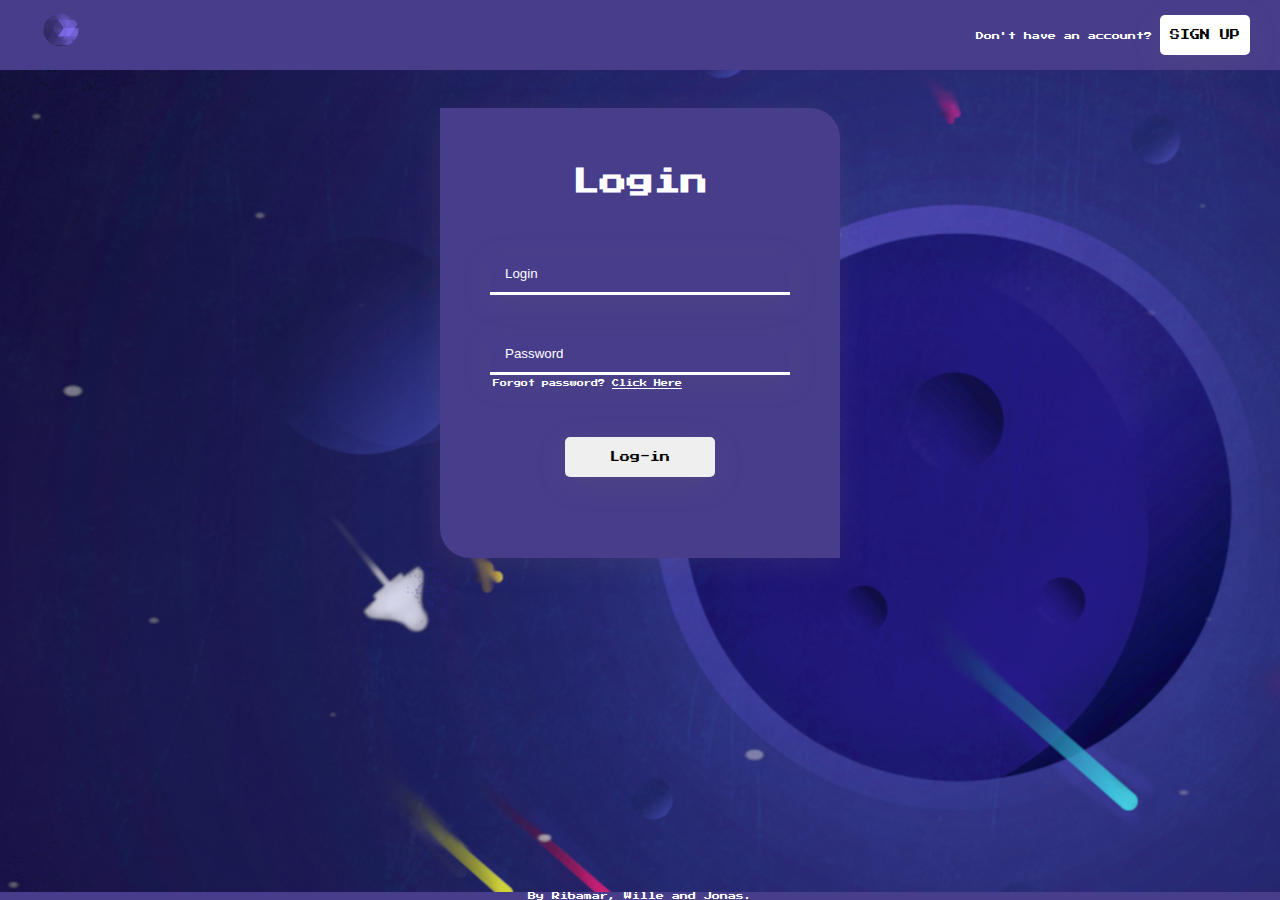
<file: index.html>
<!DOCTYPE html>
<html>
<head>
    <meta charset='utf-8'>
    <meta http-equiv='X-UA-Compatible' content='IE=edge'>
    <title>Login</title>
    <meta name='viewport' content='width=device-width, initial-scale=1'>
    <meta name="author" content="Ribamar, Jonas And Wille.">
    <link rel='stylesheet' type='text/css' href='src/css/style.css'>
    <link rel='stylesheet' type='text/css' href='src/css/reset.css'>
    <link rel='stylesheet' type='text/css' href='src/css/responsivo.css'>
    <link rel="preconnect" href="https://fonts.googleapis.com">
<link rel="preconnect" href="https://fonts.gstatic.com" crossorigin>
<link href="https://fonts.googleapis.com/css2?family=Press+Start+2P&display=swap" rel="stylesheet">
</head>
<body>
    <header class="cabecalho">
        <div class="todoselementos">
        <img class="" src="src/img/logo.png">
    <div class="elementos">
<label class="pergunta" for="cadastrar">Don't have an account? </label><a class="link" href="src/index.html"><button class="cadastrar">SIGN UP</button></a>
    </div>
    </div>
    </header>
<div class="center-screen">
<form>
<div class="login-word">
<h2>Login</h2>
</div>
<div>
<input type="text" title="Username" placeholder="Login" class="id"> 
</div>
<div>
<input type="password" title="Did you forget your password!? dumb lol" placeholder="Password" class="pass"> 
</div>
<div class="aviso">Forgot password? <a class="click" href="">Click Here</a> </div>
<div>
<input type="submit" value="Log-in" class="enviar">
</div>
</form>
</div>
<footer>By Ribamar, Wille and Jonas.</footer>
</body>
</html>
</file>
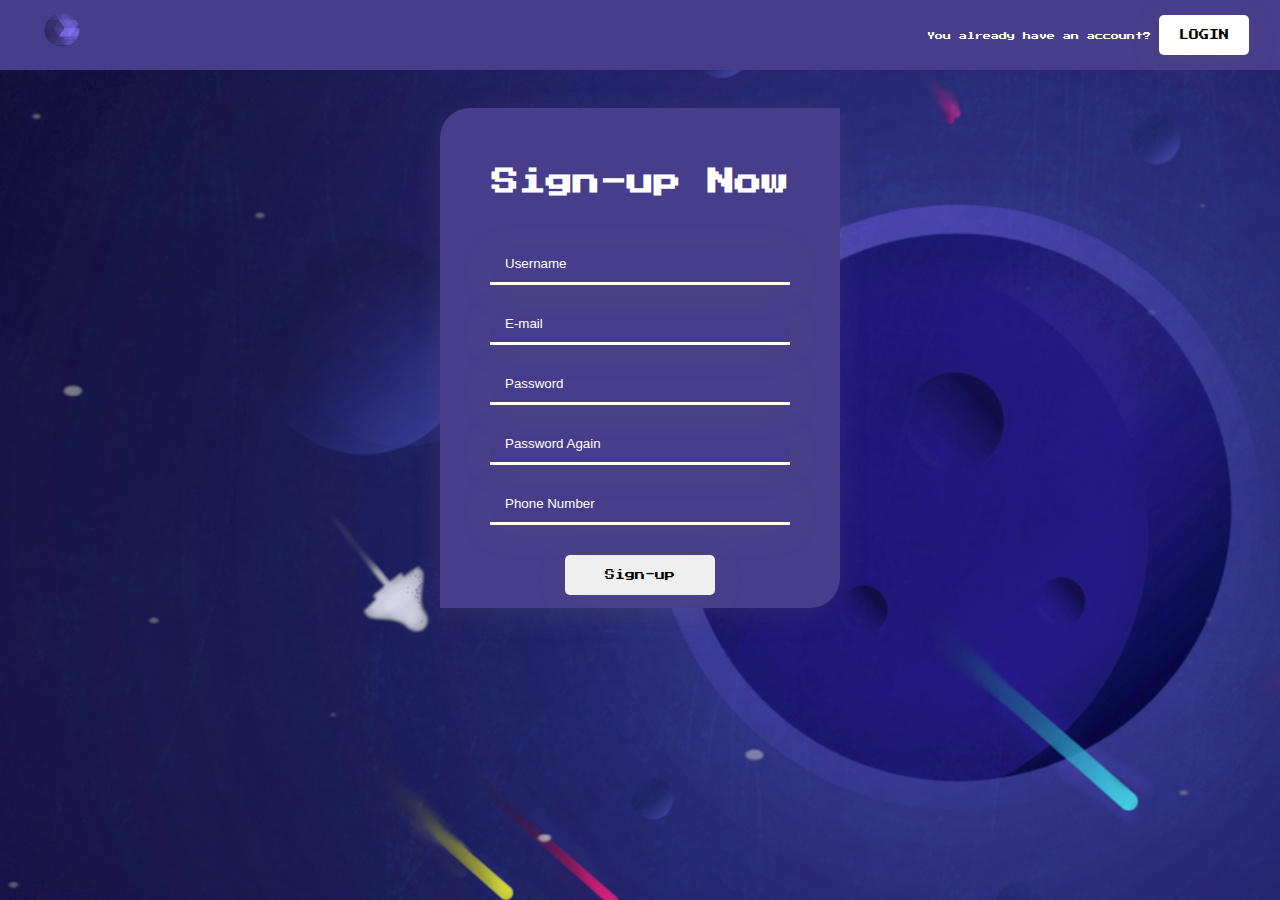
<file: src/index.html>
<!DOCTYPE html>
<html>
<head>
    <meta charset='utf-8'>
    <meta http-equiv='X-UA-Compatible' content='IE=edge'>
    <title>Sign Up</title>
    <meta name='viewport' content='width=device-width, initial-scale=1'>
    <link rel='stylesheet' type='text/css' href="css/style2.css">
    <link rel='stylesheet' type='text/css' href='css/reset.css'>
    <link rel='stylesheet' type='text/css' href='css/responsivo.css'>
    <link rel="preconnect" href="https://fonts.googleapis.com">
    <link rel="preconnect" href="https://fonts.gstatic.com" crossorigin>
    <link href="https://fonts.googleapis.com/css2?family=Press+Start+2P&display=swap" rel="stylesheet">
</head>
<body>
    <header class="cabecalho">
        <div class="todoselementos">
        <img src="img/logo.png">
        <div class="elementos">
    <label class="pergunta" for="cadastrar">You already have an account? </label><a class="link" href="../index.html"><button class="cadastrar">LOGIN</button></a>
        </div>
    </div>
        </header>
    <div class="center-screen">
    <form>
    <div class="login-word">
    <h2>Sign-up Now</h2>
    </div>
    <div>
    <input type="text" required title="this will be your login" placeholder="Username" class="id"> 
    </div>
    <div>
        <input type="email" required title="check your mailbox after sign" placeholder="E-mail" class="email"> 
    </div>
    <div>
    <input type="password" required title="don't forget your password" placeholder="Password" class="pass"> 
    </div>
    <div>
        <input type="password" required title="enter the corresponding password" placeholder="Password Again" class="passA"> 
        </div>
    <div>
        <div>
            <input type="tel" title="your phone number" placeholder="Phone Number" class="PN"> 
        </div>
    <input type="submit" value="Sign-up" class="enviar">
    </div>
    </form>
    </div>
</body>
</html>
</file>
<file: src/css/style.css>
body{
    font-family: 'Press Start 2P', cursive;
    font-size: 18px;
    color: white;
    background-image: url(../img/fundo.png);
    width: 100%;
    min-width:600px;
    max-width:2000px;
}
.cabecalho{
background-color: #483D8B;
height: 70px;
justify-content: center;
margin: auto;
align-items: center;
gap: 15px;
}
.cadastrar{
  border-style: none;
  border-radius: 5px;
  width: 90px;
  height: 40px; 
  margin-top: 10px; 
  text-decoration: none;
  cursor: pointer;
  background-color: white;
  box-shadow: rgba(100, 100, 111, 0.2) 0px 7px 29px 0px;
  transition: background-color 0.5s ease-in-out;
  text-decoration: none;
    font-family: 'Press Start 2P', cursive;
    font-size: 10px;
    color: black;
}
.cadastrar:hover{
    background-color: #836FFF;
}
.elementos{
padding-left: 885px;
}
.center-screen{
    margin-left: 90px;
    border-top-right-radius: 30px;
    border-bottom-left-radius: 30px;
    display: flex;
    justify-content: center;
    background-color: #483D8B;
    height: 450px;
    width: 400px;
    margin: auto;
    margin-top: 3%;
    box-shadow: rgba(100, 100, 111, 0.2) 0px 7px 29px 0px;
}
.login-word{
    text-align: center;
    margin-top: 60px;
    margin-bottom: 60px;
}
.id{
    margin: auto;
    margin-bottom: 40px;
    height: 40px;
    width: 300px;
    border-width: 0px;
    border-bottom-color: white;
    border-top-right-radius: 5px;
    border-top-left-radius: 5px;
    border-style: none;
    border-bottom: solid;
    background-color: transparent;
    transition: background-color 0.5s ease-in-out;
    box-shadow: rgba(100, 100, 111, 0.2) 0px 7px 29px 0px;
    color: white;
    padding-left: 10px;
}
.id:hover{
    background-color: #836FFF;
}
.id::placeholder{
    color: white;
    padding-left: 5px;
}
.pass{
    margin: auto;
    margin-bottom: 5px;
    height: 40px;
    width: 300px;
    border-width: 0px;
    border-bottom-color: white;
    border-top-right-radius: 5px;
    border-top-left-radius: 5px;
    border-style: none;
    border-bottom: solid;
    background-color: transparent;
    transition: background-color 0.5s ease-in-out;
    box-shadow: rgba(100, 100, 111, 0.2) 0px 7px 29px 0px;
    color: white;
    padding-left: 10px;
}
.pass:hover{
    background-color: #836FFF;
}
.pass::placeholder{
    color: white;
    padding-left: 5px;
}
.enviar{
    align-items: center;
    display: flex;
    justify-content: center;
    margin: auto;
    width: 150px;
    height: 40px;
    border-radius: 5px;
    border-color: transparent;
    transition: background-color 0.4s ease-in-out;
    box-shadow: rgba(100, 100, 111, 0.2) 0px 7px 29px 0px;
    font-family: 'Press Start 2P', cursive;
    font-size: 10px;
}
.enviar:hover{
    background-color: #836FFF;
}
.aviso{
    margin-bottom: 50px;
    font-size: 7px;
    padding-left: 3px;
}
.pergunta{
    font-size: 8px;
}
.click{
    color: white;
}
footer{
    text-align: center;
    bottom: 0;
    width: 100%;
    font-size: 8px;
    background-color: #483D8B;
    position: absolute;
}
img{
    width: 60px;
    height: 60px;
}
.todoselementos{
    align-items: center;
    justify-content: center;
    display: flex;
}
textarea:focus, input:focus {
    box-shadow: 0 0 0 0;
    outline: 0;
}
</file>
<file: src/css/responsivo.css>
@media (max-width: 900px){
.center-screen{
    padding: 0 15px;
    gap: 10px;
}
.cabecalho{
    max-width: 100%;
    
}
.todoselementos{
    max-width: 100%;
}
footer{
    max-width: 100%;
}
@viewport{
    zoom: 1.0;
    width: extend-to-zoom;
}
}
</file>
<file: src/css/style2.css>
body{
    font-family: 'Press Start 2P', cursive;
    font-size: 18px;
    background-image: url(../img/fundo.png);
    color: white;
    width: 100%;
    min-width:600px;
    max-width:2000px;
}
.cabecalho{
    background-color: #483D8B;
    height: 70px;
    justify-content: center;
    margin: auto;
    align-items: center;
    gap: 15px;

    }
    .cadastrar{
      border-style: none;
      border-radius: 5px;
      width: 90px;
      height: 40px; 
      margin-top: 10px; 
      text-decoration: none;
      cursor: pointer;
      background-color: white;
      box-shadow: rgba(100, 100, 111, 0.2) 0px 7px 29px 0px;
      text-decoration: none;
        font-family: 'Press Start 2P', cursive;
        font-size: 10px;
        color: black;
    }
    .cadastrar:hover{
        background-color: #836FFF;
    }
    .elementos{
    padding-left: 835px;
    }
    .center-screen{
        margin-left: 90px;
        border-top-left-radius: 30px;
        border-bottom-right-radius: 30px;
        display: flex;
        justify-content: center;
        background-color: #483D8B;
        height: 500px;
        width: 400px;
        margin: auto;
        margin-top: 3%;
        box-shadow: rgba(100, 100, 111, 0.2) 0px 7px 29px 0px;
    }
    .login-word{
        text-align: center;
        margin-top: 60px;
        margin-bottom: 50px;
    }
    .id{
        margin: auto;
        margin-bottom: 20px;
        height: 40px;
        width: 300px;
        border-width: 0px;
        border-bottom-color: white;
        border-top-right-radius: 5px;
        border-top-left-radius: 5px;
        border-style: none;
        border-bottom: solid;
        background-color: transparent;
        transition: background-color 0.5s ease-in-out;
        box-shadow: rgba(100, 100, 111, 0.2) 0px 7px 29px 0px;
        color: white;
    padding-left: 10px;
    }
    .email{
        margin: auto;
        margin-bottom: 20px;
        height: 40px;
        width: 300px;
        border-width: 0px;
        border-bottom-color: white;
        border-top-right-radius: 5px;
        border-top-left-radius: 5px;
        border-style: none;
        border-bottom: solid;
        background-color: transparent;
        transition: background-color 0.5s ease-in-out;
        box-shadow: rgba(100, 100, 111, 0.2) 0px 7px 29px 0px;
        color: white;
    padding-left: 10px;
    }
    .email:hover{
        background-color: #836FFF;
    }
    .email::placeholder{
        color: white;
        padding-left: 5px;
    }
    .id:hover{
        background-color: #836FFF;
    }
    .id::placeholder{
        color: white;
        padding-left: 5px;
    }
    .pass{
        margin-top: 20px;
        margin: auto;
        margin-bottom: 20px;
        height: 40px;
        width: 300px;
        border-width: 0px;
        border-bottom-color: white;
        border-top-right-radius: 5px;
        border-top-left-radius: 5px;
        border-style: none;
        border-bottom: solid;
        background-color: transparent;
        transition: background-color 0.5s ease-in-out;
        box-shadow: rgba(100, 100, 111, 0.2) 0px 7px 29px 0px;
        color: white;
    padding-left: 10px;
    }
    .passA{
        margin: auto;
        margin-bottom: 20px;
        height: 40px;
        width: 300px;
        border-width: 0px;
        border-bottom-color: white;
        border-top-right-radius: 5px;
        border-top-left-radius: 5px;
        border-style: none;
        border-bottom: solid;
        background-color: transparent;
        transition: background-color 0.5s ease-in-out;
        box-shadow: rgba(100, 100, 111, 0.2) 0px 7px 29px 0px;
        color: white;
    padding-left: 10px;
    }
    .PN{
        margin: auto;
        margin-bottom: 30px;
        height: 40px;
        width: 300px;
        border-width: 0px;
        border-bottom-color: white;
        border-top-right-radius: 5px;
        border-top-left-radius: 5px;
        border-style: none;
        border-bottom: solid;
        background-color: transparent;
        transition: background-color 0.5s ease-in-out;
        box-shadow: rgba(100, 100, 111, 0.2) 0px 7px 29px 0px;
        color: white;
    padding-left: 10px;
    }
    .PN:hover{
        background-color: #836FFF;
    }
    .PN::placeholder{
        color: white;
        padding-left: 5px;
    }
    .pass:hover{
        background-color: #836FFF;
    }
    .pass::placeholder{
        color: white;
        padding-left: 5px;
    }
    .passA:hover{
        background-color: #836FFF;
    }
    .passA::placeholder{
        color: white;
        padding-left: 5px;
    }
    .enviar{
        align-items: center;
        display: flex;
        justify-content: center;
        margin: auto;
        width: 150px;
        height: 40px;
        border-radius: 5px;
        border-color: transparent;
        transition: background-color 0.4s ease-in-out;
        box-shadow: rgba(100, 100, 111, 0.2) 0px 7px 29px 0px;
        font-family: 'Press Start 2P', cursive;
        font-size: 10px;
        color: black;
    }
    
    .enviar:hover{
        background-color:#836FFF;
    }
    .pergunta{
        font-size: 8px;
    }
    .click{
        color: white;
    }
    .todoselementos{
        align-items: center;
        justify-content: center;
        display: flex;
    }
    img{
    width: 60px;
    height: 60px;
    }
    textarea:focus, input:focus {
        box-shadow: 0 0 0 0;
        outline: 0;
    }
</file>
